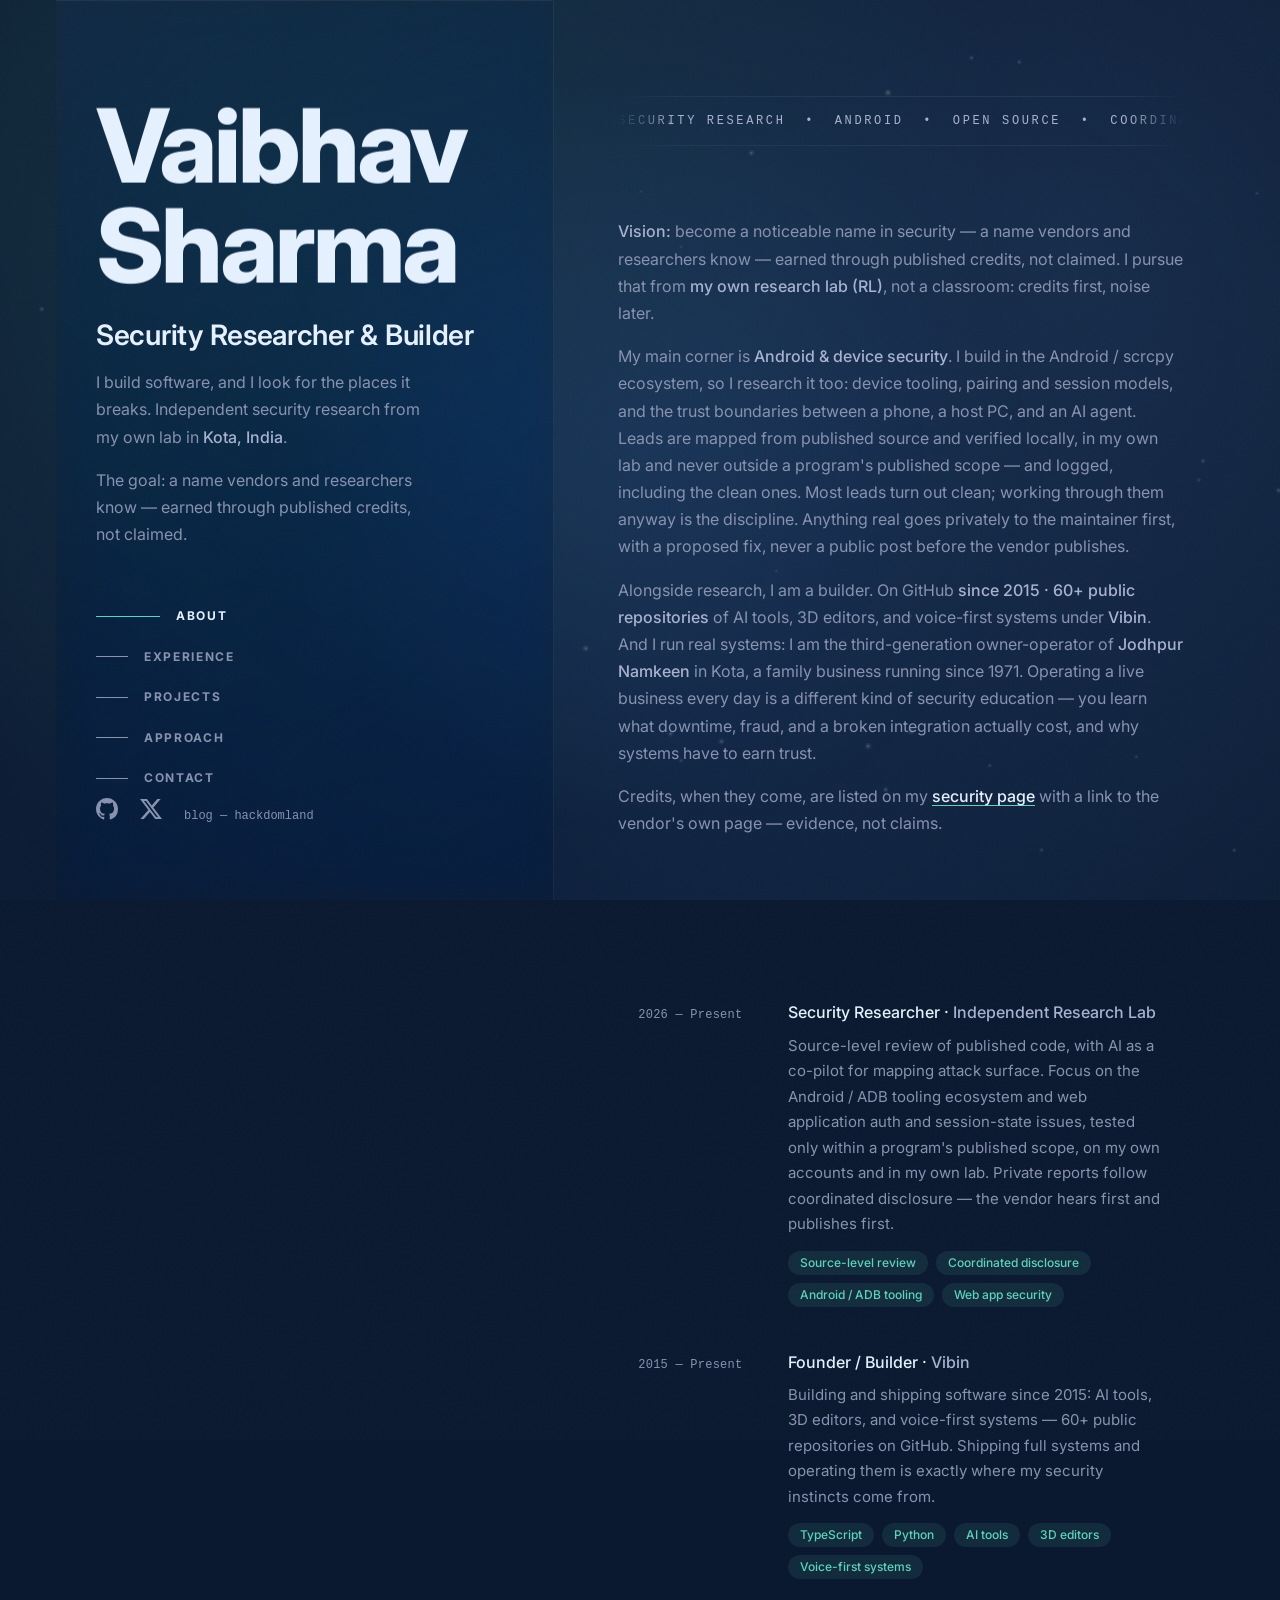
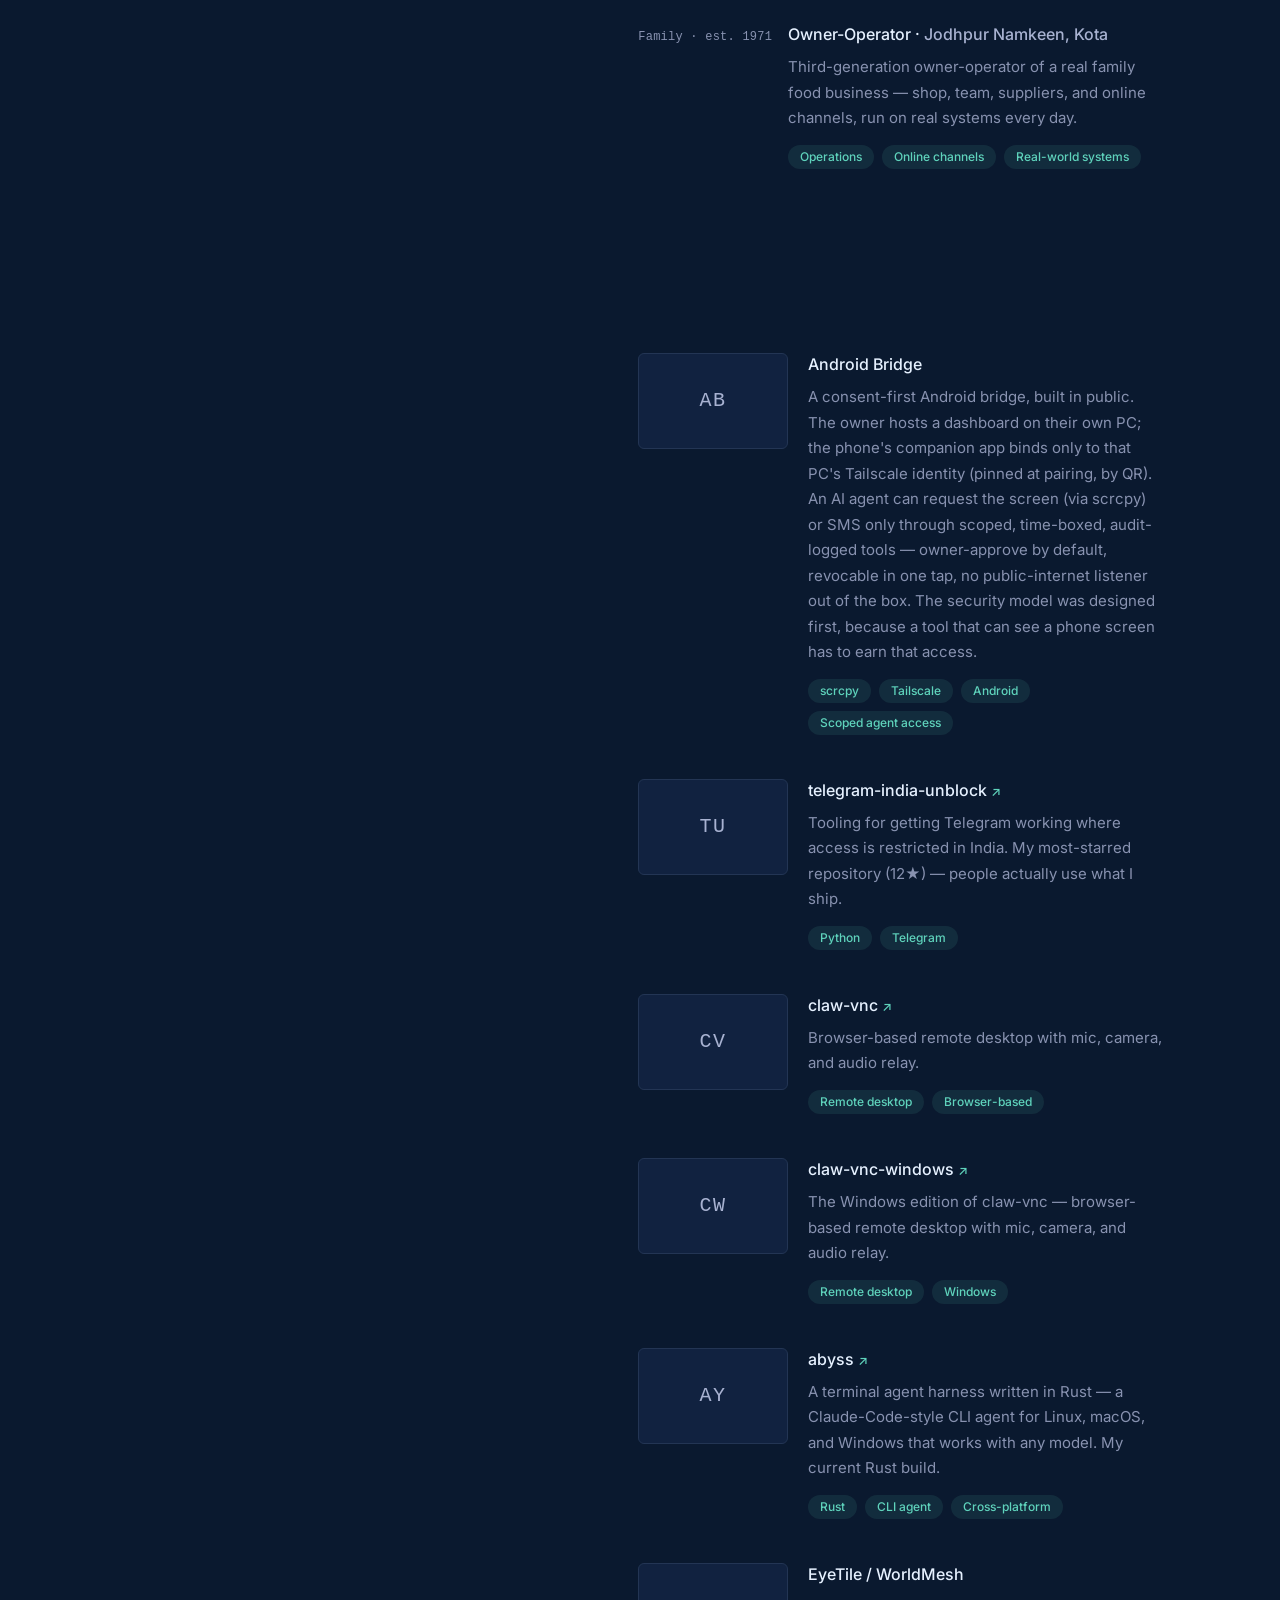
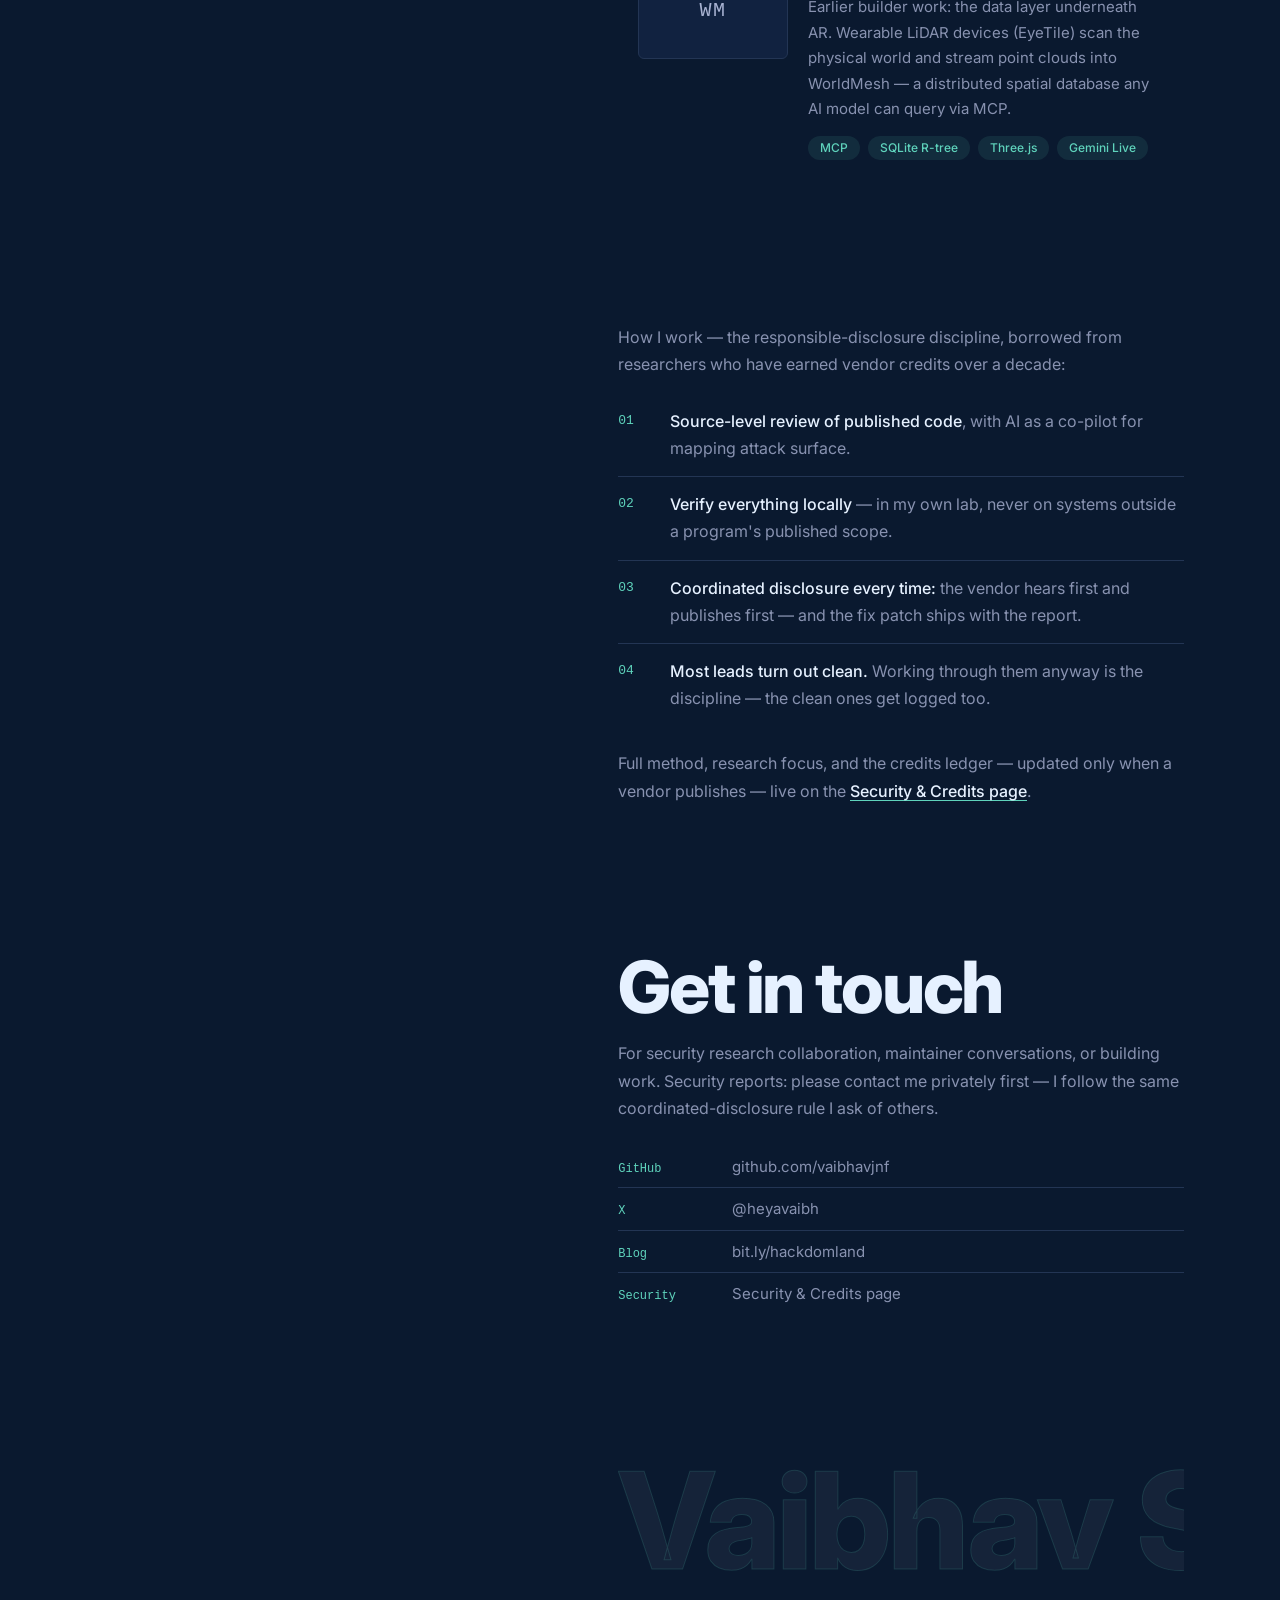
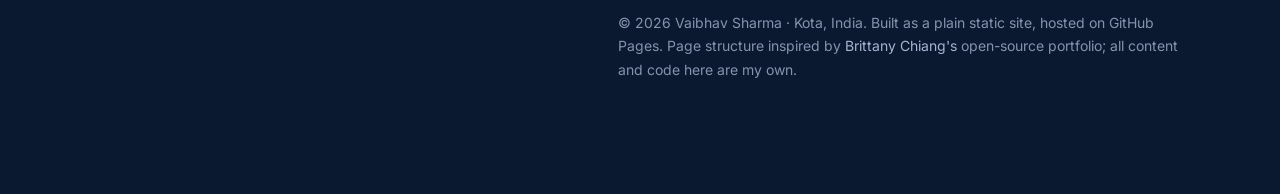
<file: index.html>
<!DOCTYPE html>
<html lang="en">
<head>
<meta charset="utf-8">
<meta name="viewport" content="width=device-width, initial-scale=1">
<title>Vaibhav Sharma — Security Researcher &amp; Builder, Kota, India</title>
<meta name="description" content="Vaibhav Sharma is an independent security researcher and builder from Kota, India. Own research lab, Android & device security, open-source security research, responsible disclosure.">
<link rel="preconnect" href="https://fonts.googleapis.com">
<link rel="preconnect" href="https://fonts.gstatic.com" crossorigin>
<link href="https://fonts.googleapis.com/css2?family=Inter:wght@400;500;600;700;800&display=swap" rel="stylesheet">
<link rel="stylesheet" href="style.css">
</head>
<body>

<!-- Preloader: decorative door. JS counts + lifts it; CSS failsafe hides it
     even if JS fails; display:none under reduced motion. -->
<div id="preloader" aria-hidden="true">
  <div class="pre-inner">
    <div class="pre-mono">VS</div>
    <p class="pre-name">Vaibhav Sharma</p>
    <p class="pre-count">0%</p>
    <div class="pre-bar"><span id="pre-bar-fill"></span></div>
  </div>
</div>

<canvas id="bg-canvas" aria-hidden="true"></canvas>
<div id="spotlight" aria-hidden="true"></div>
<div class="grain" aria-hidden="true"></div>
<div class="cursor-dot" aria-hidden="true"></div>
<div class="cursor-ring" aria-hidden="true"></div>

<div class="layout">

  <!-- ============ LEFT: identity column (sticky) ============ -->
  <header class="identity">
    <div>
      <h1><a href="index.html"><span class="line"><span class="line-in">Vaibhav</span></span> <span class="line"><span class="line-in">Sharma</span></span></a></h1>
      <p class="headline fade-item">Security Researcher &amp; Builder</p>
      <p class="blurb fade-item">I build software, and I look for the places it breaks.
      Independent security research from my own lab in <strong>Kota, India</strong>.</p>
      <p class="blurb fade-item">The goal: a name vendors and researchers know — earned
      through published credits, not claimed.</p>

      <nav class="spy-nav fade-item" aria-label="On this page">
        <ul>
          <li><a href="#about"><span class="nav-line"></span>About</a></li>
          <li><a href="#experience"><span class="nav-line"></span>Experience</a></li>
          <li><a href="#projects"><span class="nav-line"></span>Projects</a></li>
          <li><a href="#security"><span class="nav-line"></span>Approach</a></li>
          <li><a href="#contact"><span class="nav-line"></span>Contact</a></li>
        </ul>
      </nav>
    </div>

    <ul class="socials fade-item">
      <li>
        <a href="https://github.com/vaibhavjnf" aria-label="GitHub — vaibhavjnf" title="GitHub">
          <svg viewBox="0 0 16 16" aria-hidden="true"><path d="M8 0C3.58 0 0 3.58 0 8c0 3.54 2.29 6.53 5.47 7.59.4.07.55-.17.55-.38 0-.19-.01-.82-.01-1.49-2.01.37-2.53-.49-2.69-.94-.09-.23-.48-.94-.82-1.13-.28-.15-.68-.52-.01-.53.63-.01 1.08.58 1.23.82.72 1.21 1.87.87 2.33.66.07-.52.28-.87.51-1.07-1.78-.2-3.64-.89-3.64-3.95 0-.87.31-1.59.82-2.15-.08-.2-.36-1.02.08-2.12 0 0 .67-.21 2.2.82.64-.18 1.32-.27 2-.27s1.36.09 2 .27c1.53-1.04 2.2-.82 2.2-.82.44 1.1.16 1.92.08 2.12.51.56.82 1.27.82 2.15 0 3.07-1.87 3.75-3.65 3.95.29.25.54.73.54 1.48 0 1.07-.01 1.93-.01 2.2 0 .21.15.46.55.38A8.01 8.01 0 0 0 16 8c0-4.42-3.58-8-8-8Z"/></svg>
        </a>
      </li>
      <li>
        <a href="https://x.com/heyavaibh" aria-label="X — @heyavaibh" title="X">
          <svg viewBox="0 0 24 24" aria-hidden="true"><path d="M18.9 1.15h3.68l-8.04 9.19L24 22.85h-7.41l-5.8-7.58-6.64 7.58H.47l8.6-9.83L0 1.15h7.59l5.24 6.93 6.07-6.93Zm-1.29 19.5h2.04L6.49 3.24H4.3l13.31 17.41Z"/></svg>
        </a>
      </li>
      <li><a class="blog-link" href="https://bit.ly/hackdomland">blog — hackdomland</a></li>
    </ul>
  </header>

  <!-- ============ RIGHT: scrolling résumé ============ -->
  <main class="content">

    <div class="marquee" aria-hidden="true">
      <div class="marquee-track">
        <span>Security Research&nbsp;&nbsp;•&nbsp;&nbsp;Android&nbsp;&nbsp;•&nbsp;&nbsp;Open Source&nbsp;&nbsp;•&nbsp;&nbsp;Coordinated Disclosure&nbsp;&nbsp;•&nbsp;&nbsp;</span>
        <span>Security Research&nbsp;&nbsp;•&nbsp;&nbsp;Android&nbsp;&nbsp;•&nbsp;&nbsp;Open Source&nbsp;&nbsp;•&nbsp;&nbsp;Coordinated Disclosure&nbsp;&nbsp;•&nbsp;&nbsp;</span>
      </div>
    </div>

    <section id="about" aria-label="About" data-reveal>
      <h2 class="section-heading">About</h2>
      <p><strong>Vision:</strong> become a noticeable name in security — a name vendors and
      researchers know — earned through published credits, not claimed. I pursue that from
      <strong>my own research lab (RL)</strong>, not a classroom: credits first, noise later.</p>
      <p>My main corner is <strong>Android &amp; device security</strong>. I build in the
      Android / scrcpy ecosystem, so I research it too: device tooling, pairing and session
      models, and the trust boundaries between a phone, a host PC, and an AI agent. Leads are
      mapped from published source and verified locally, in my own lab and never outside a
      program's published scope — and logged, including the clean ones. Most leads turn out
      clean; working through them anyway is the discipline. Anything real goes privately to
      the maintainer first, with a proposed fix, never a public post before the vendor publishes.</p>
      <p>Alongside research, I am a builder. On GitHub <strong>since 2015 · 60+ public
      repositories</strong> of AI tools, 3D editors, and voice-first systems under
      <strong>Vibin</strong>. And I run real systems: I am the third-generation owner-operator
      of <strong>Jodhpur Namkeen</strong> in Kota, a family business running since 1971.
      Operating a live business every day is a different kind of security education — you
      learn what downtime, fraud, and a broken integration actually cost, and why systems
      have to earn trust.</p>
      <p>Credits, when they come, are listed on my
      <a class="inline-link" href="security.html">security page</a> with a link to the vendor's
      own page — evidence, not claims.</p>
    </section>

    <section id="experience" aria-label="Experience">
      <h2 class="section-heading">Experience</h2>
      <ol class="rows">

        <li class="entry" data-reveal>
          <div class="when">2026 — Present</div>
          <div>
            <h3>Security Researcher · <span class="org">Independent Research Lab</span></h3>
            <p>Source-level review of published code, with AI as a co-pilot for mapping attack
            surface. Focus on the Android / ADB tooling ecosystem and web application auth and
            session-state issues, tested only within a program's published scope, on my own
            accounts and in my own lab. Private reports follow coordinated disclosure — the
            vendor hears first and publishes first.</p>
            <ul class="tags">
              <li>Source-level review</li><li>Coordinated disclosure</li>
              <li>Android / ADB tooling</li><li>Web app security</li>
            </ul>
          </div>
        </li>

        <li class="entry" data-reveal>
          <div class="when">2015 — Present</div>
          <div>
            <h3>Founder / Builder · <span class="org">Vibin</span></h3>
            <p>Building and shipping software since 2015: AI tools, 3D editors, and voice-first
            systems — 60+ public repositories on GitHub. Shipping full systems and operating
            them is exactly where my security instincts come from.</p>
            <ul class="tags">
              <li>TypeScript</li><li>Python</li><li>AI tools</li>
              <li>3D editors</li><li>Voice-first systems</li>
            </ul>
          </div>
        </li>

        <li class="entry" data-reveal>
          <div class="when">Family · est. 1971</div>
          <div>
            <h3>Owner-Operator · <span class="org">Jodhpur Namkeen, Kota</span></h3>
            <p>Third-generation owner-operator of a real family food business — shop, team,
            suppliers, and online channels, run on real systems every day.</p>
            <ul class="tags">
              <li>Operations</li><li>Online channels</li><li>Real-world systems</li>
            </ul>
          </div>
        </li>

      </ol>
    </section>

    <section id="projects" aria-label="Projects">
      <h2 class="section-heading">Projects</h2>
      <ol class="rows">

        <li class="entry project" data-reveal>
          <div class="thumb" aria-hidden="true">AB</div>
          <div>
            <h3>Android Bridge</h3>
            <p>A consent-first Android bridge, built in public. The owner hosts a dashboard on
            their own PC; the phone's companion app binds only to that PC's Tailscale identity
            (pinned at pairing, by QR). An AI agent can request the screen (via scrcpy) or SMS
            only through scoped, time-boxed, audit-logged tools — owner-approve by default,
            revocable in one tap, no public-internet listener out of the box. The security model
            was designed first, because a tool that can see a phone screen has to earn that access.</p>
            <ul class="tags">
              <li>scrcpy</li><li>Tailscale</li><li>Android</li><li>Scoped agent access</li>
            </ul>
          </div>
        </li>

        <li class="entry project" data-reveal>
          <div class="thumb" aria-hidden="true">TU</div>
          <div>
            <h3><a href="https://github.com/vaibhavjnf/telegram-india-unblock">telegram-india-unblock <span class="ext">↗</span></a></h3>
            <p>Tooling for getting Telegram working where access is restricted in India.
            My most-starred repository (12★) — people actually use what I ship.</p>
            <ul class="tags">
              <li>Python</li><li>Telegram</li>
            </ul>
          </div>
        </li>

        <li class="entry project" data-reveal>
          <div class="thumb" aria-hidden="true">CV</div>
          <div>
            <h3><a href="https://github.com/vaibhavjnf/claw-vnc">claw-vnc <span class="ext">↗</span></a></h3>
            <p>Browser-based remote desktop with mic, camera, and audio relay.</p>
            <ul class="tags">
              <li>Remote desktop</li><li>Browser-based</li>
            </ul>
          </div>
        </li>

        <li class="entry project" data-reveal>
          <div class="thumb" aria-hidden="true">CW</div>
          <div>
            <h3><a href="https://github.com/vaibhavjnf/claw-vnc-windows">claw-vnc-windows <span class="ext">↗</span></a></h3>
            <p>The Windows edition of claw-vnc — browser-based remote desktop with mic,
            camera, and audio relay.</p>
            <ul class="tags">
              <li>Remote desktop</li><li>Windows</li>
            </ul>
          </div>
        </li>

        <li class="entry project" data-reveal>
          <div class="thumb" aria-hidden="true">AY</div>
          <div>
            <h3><a href="https://github.com/vaibhavjnf/abyss">abyss <span class="ext">↗</span></a></h3>
            <p>A terminal agent harness written in Rust — a Claude-Code-style CLI agent for
            Linux, macOS, and Windows that works with any model. My current Rust build.</p>
            <ul class="tags">
              <li>Rust</li><li>CLI agent</li><li>Cross-platform</li>
            </ul>
          </div>
        </li>

        <li class="entry project" data-reveal>
          <div class="thumb" aria-hidden="true">WM</div>
          <div>
            <h3>EyeTile / WorldMesh</h3>
            <p>Earlier builder work: the data layer underneath AR. Wearable LiDAR devices
            (EyeTile) scan the physical world and stream point clouds into WorldMesh — a
            distributed spatial database any AI model can query via MCP.</p>
            <ul class="tags">
              <li>MCP</li><li>SQLite R-tree</li><li>Three.js</li><li>Gemini Live</li>
            </ul>
          </div>
        </li>

      </ol>
    </section>

    <section id="security" aria-label="Approach" data-reveal>
      <h2 class="section-heading">Approach</h2>
      <p>How I work — the responsible-disclosure discipline, borrowed from researchers who
      have earned vendor credits over a decade:</p>
      <ol class="method">
        <li><strong>Source-level review of published code</strong>, with AI as a co-pilot for mapping attack surface.</li>
        <li><strong>Verify everything locally</strong> — in my own lab, never on systems outside a program's published scope.</li>
        <li><strong>Coordinated disclosure every time:</strong> the vendor hears first and publishes first — and the fix patch ships with the report.</li>
        <li><strong>Most leads turn out clean.</strong> Working through them anyway is the discipline — the clean ones get logged too.</li>
      </ol>
      <p style="margin-top:24px">Full method, research focus, and the credits ledger —
      updated only when a vendor publishes — live on the
      <a class="inline-link" href="security.html">Security &amp; Credits page</a>.</p>
    </section>

    <section id="contact" aria-label="Contact" data-reveal>
      <h2 class="section-heading">Contact</h2>
      <p class="contact-big">Get in touch</p>
      <p>For security research collaboration, maintainer conversations, or building work.
      Security reports: please contact me privately first — I follow the same
      coordinated-disclosure rule I ask of others.</p>
      <ul class="contact-links">
        <li><span class="k">GitHub</span> <a href="https://github.com/vaibhavjnf">github.com/vaibhavjnf</a></li>
        <li><span class="k">X</span> <a href="https://x.com/heyavaibh">@heyavaibh</a></li>
        <li><span class="k">Blog</span> <a href="https://bit.ly/hackdomland">bit.ly/hackdomland</a></li>
        <li><span class="k">Security</span> <a href="security.html">Security &amp; Credits page</a></li>
      </ul>
    </section>

    <footer class="site" data-reveal>
      <div class="watermark" aria-hidden="true">Vaibhav Sharma</div>
      <p>© 2026 Vaibhav Sharma · Kota, India. Built as a plain static site, hosted on GitHub Pages.
      Page structure inspired by <a href="https://brittanychiang.com">Brittany Chiang's</a>
      open-source portfolio; all content and code here are my own.</p>
    </footer>

  </main>
</div>

<script src="script.js"></script>
</body>
</html>
</file>
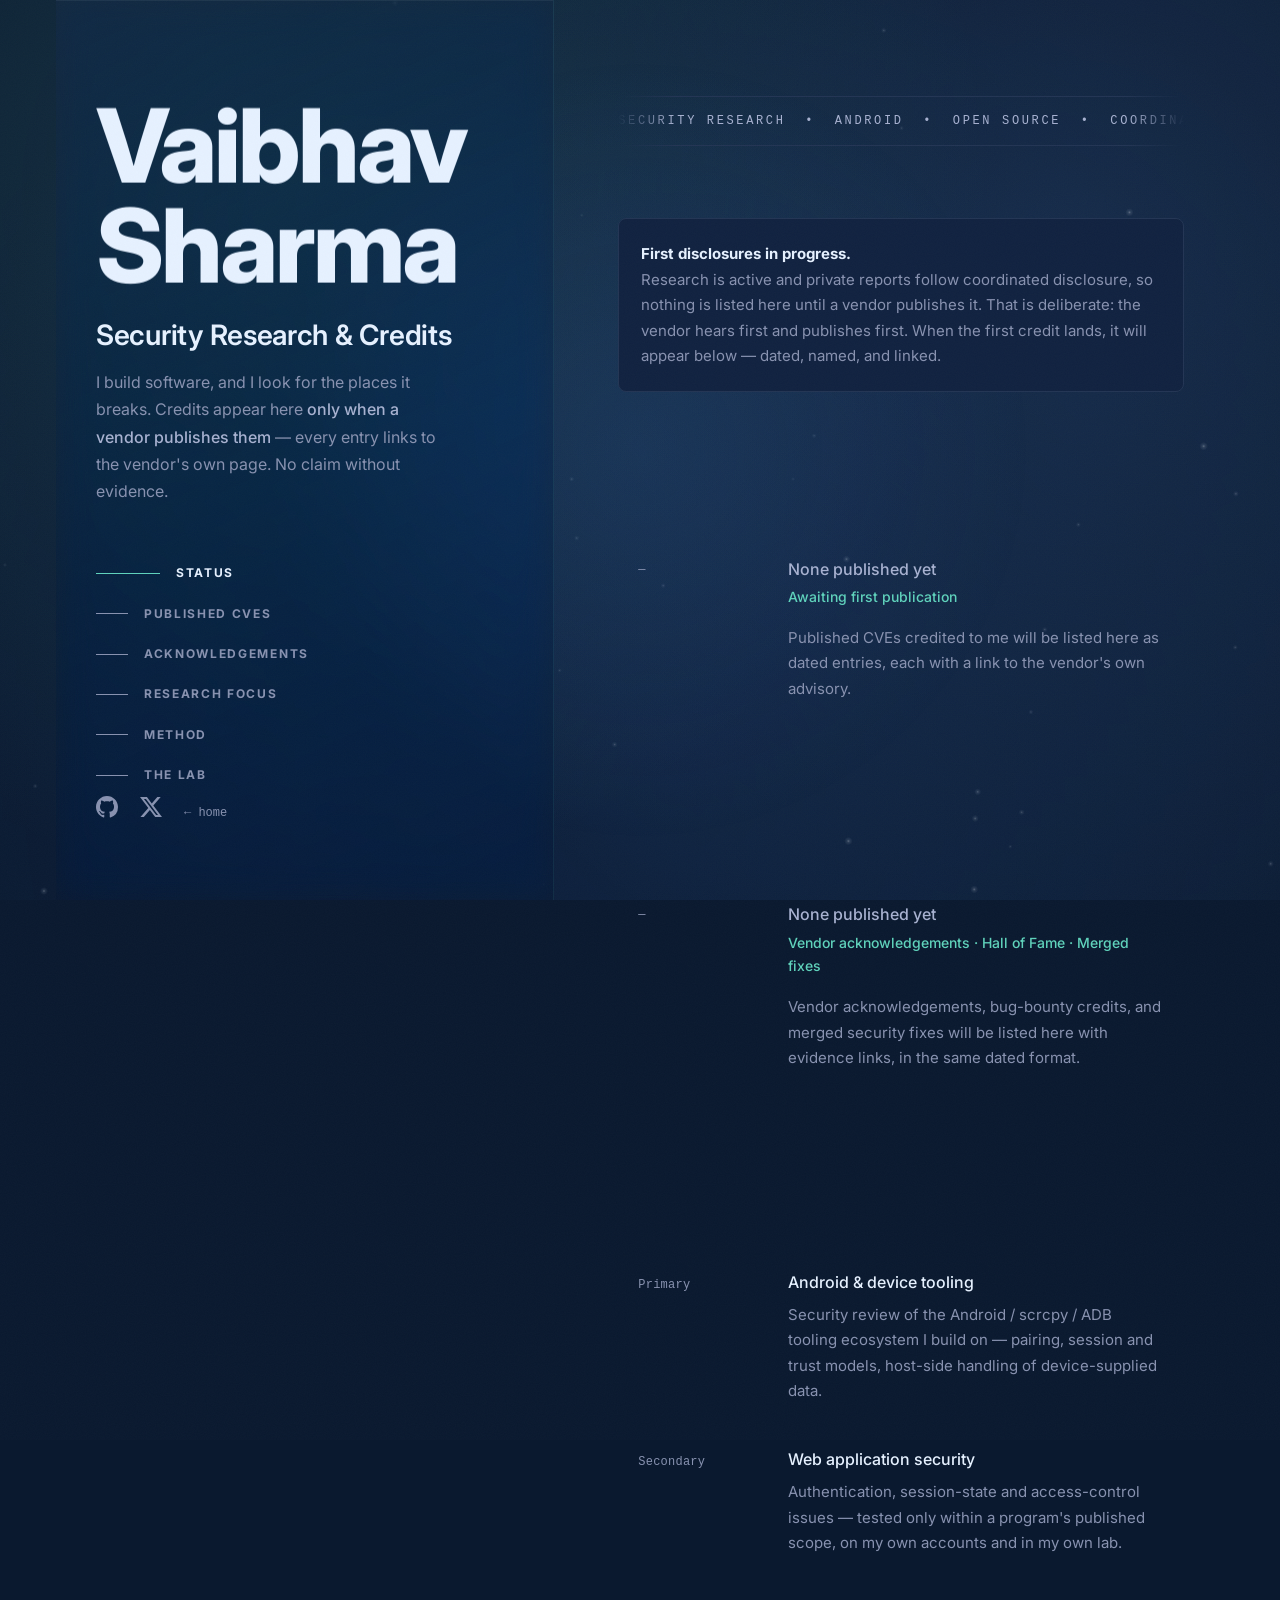
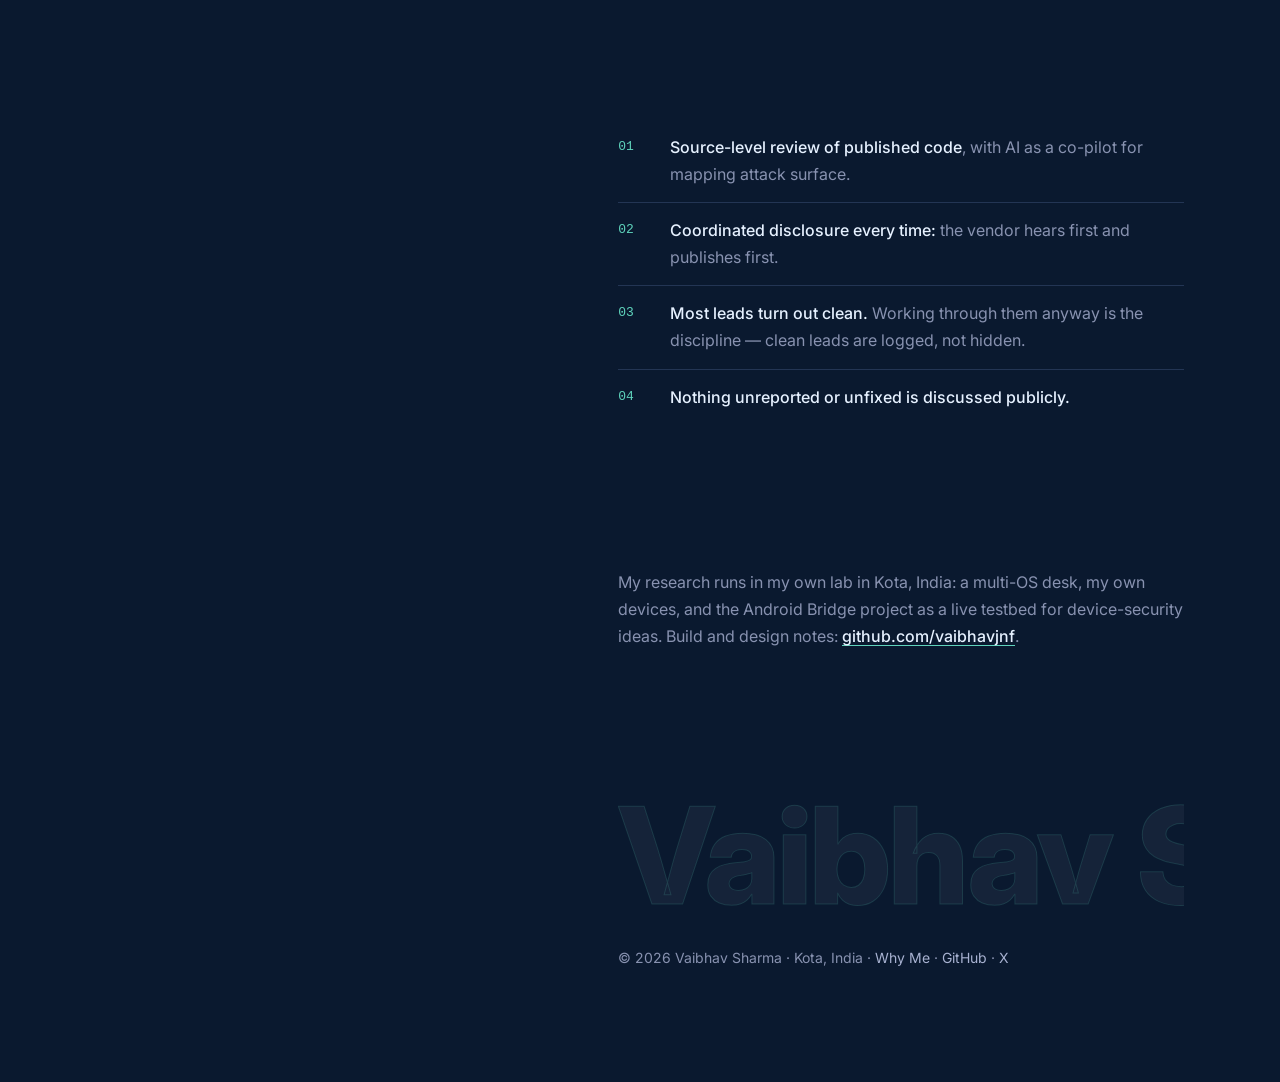
<file: security.html>
<!DOCTYPE html>
<html lang="en">
<head>
<meta charset="utf-8">
<meta name="viewport" content="width=device-width, initial-scale=1">
<title>Security Research &amp; Credits — Vaibhav Sharma</title>
<meta name="description" content="Vaibhav Sharma's security research page: method, and vendor-published credits with evidence links. Credits are listed only when a vendor publishes them.">
<link rel="preconnect" href="https://fonts.googleapis.com">
<link rel="preconnect" href="https://fonts.gstatic.com" crossorigin>
<link href="https://fonts.googleapis.com/css2?family=Inter:wght@400;500;600;700;800&display=swap" rel="stylesheet">
<link rel="stylesheet" href="style.css">
</head>
<body>

<!-- Preloader: decorative door. JS counts + lifts it; CSS failsafe hides it
     even if JS fails; display:none under reduced motion. -->
<div id="preloader" aria-hidden="true">
  <div class="pre-inner">
    <div class="pre-mono">VS</div>
    <p class="pre-name">Vaibhav Sharma</p>
    <p class="pre-count">0%</p>
    <div class="pre-bar"><span id="pre-bar-fill"></span></div>
  </div>
</div>

<canvas id="bg-canvas" aria-hidden="true"></canvas>
<div id="spotlight" aria-hidden="true"></div>
<div class="grain" aria-hidden="true"></div>
<div class="cursor-dot" aria-hidden="true"></div>
<div class="cursor-ring" aria-hidden="true"></div>

<div class="layout">

  <!-- ============ LEFT: identity column (sticky) ============ -->
  <header class="identity">
    <div>
      <h1><a href="index.html"><span class="line"><span class="line-in">Vaibhav</span></span> <span class="line"><span class="line-in">Sharma</span></span></a></h1>
      <p class="headline fade-item">Security Research &amp; Credits</p>
      <p class="blurb fade-item">I build software, and I look for the places it breaks.
      Credits appear here <strong>only when a vendor publishes them</strong> — every entry
      links to the vendor's own page. No claim without evidence.</p>

      <nav class="spy-nav fade-item" aria-label="On this page">
        <ul>
          <li><a href="#status"><span class="nav-line"></span>Status</a></li>
          <li><a href="#cves"><span class="nav-line"></span>Published CVEs</a></li>
          <li><a href="#acks"><span class="nav-line"></span>Acknowledgements</a></li>
          <li><a href="#focus"><span class="nav-line"></span>Research focus</a></li>
          <li><a href="#method"><span class="nav-line"></span>Method</a></li>
          <li><a href="#lab"><span class="nav-line"></span>The lab</a></li>
        </ul>
      </nav>
    </div>

    <ul class="socials fade-item">
      <li>
        <a href="https://github.com/vaibhavjnf" aria-label="GitHub — vaibhavjnf" title="GitHub">
          <svg viewBox="0 0 16 16" aria-hidden="true"><path d="M8 0C3.58 0 0 3.58 0 8c0 3.54 2.29 6.53 5.47 7.59.4.07.55-.17.55-.38 0-.19-.01-.82-.01-1.49-2.01.37-2.53-.49-2.69-.94-.09-.23-.48-.94-.82-1.13-.28-.15-.68-.52-.01-.53.63-.01 1.08.58 1.23.82.72 1.21 1.87.87 2.33.66.07-.52.28-.87.51-1.07-1.78-.2-3.64-.89-3.64-3.95 0-.87.31-1.59.82-2.15-.08-.2-.36-1.02.08-2.12 0 0 .67-.21 2.2.82.64-.18 1.32-.27 2-.27s1.36.09 2 .27c1.53-1.04 2.2-.82 2.2-.82.44 1.1.16 1.92.08 2.12.51.56.82 1.27.82 2.15 0 3.07-1.87 3.75-3.65 3.95.29.25.54.73.54 1.48 0 1.07-.01 1.93-.01 2.2 0 .21.15.46.55.38A8.01 8.01 0 0 0 16 8c0-4.42-3.58-8-8-8Z"/></svg>
        </a>
      </li>
      <li>
        <a href="https://x.com/heyavaibh" aria-label="X — @heyavaibh" title="X">
          <svg viewBox="0 0 24 24" aria-hidden="true"><path d="M18.9 1.15h3.68l-8.04 9.19L24 22.85h-7.41l-5.8-7.58-6.64 7.58H.47l8.6-9.83L0 1.15h7.59l5.24 6.93 6.07-6.93Zm-1.29 19.5h2.04L6.49 3.24H4.3l13.31 17.41Z"/></svg>
        </a>
      </li>
      <li><a class="blog-link" href="index.html">← home</a></li>
    </ul>
  </header>

  <!-- ============ RIGHT: credits ledger ============ -->
  <main class="content">

    <div class="marquee" aria-hidden="true">
      <div class="marquee-track">
        <span>Security Research&nbsp;&nbsp;•&nbsp;&nbsp;Android&nbsp;&nbsp;•&nbsp;&nbsp;Open Source&nbsp;&nbsp;•&nbsp;&nbsp;Coordinated Disclosure&nbsp;&nbsp;•&nbsp;&nbsp;</span>
        <span>Security Research&nbsp;&nbsp;•&nbsp;&nbsp;Android&nbsp;&nbsp;•&nbsp;&nbsp;Open Source&nbsp;&nbsp;•&nbsp;&nbsp;Coordinated Disclosure&nbsp;&nbsp;•&nbsp;&nbsp;</span>
      </div>
    </div>

    <section id="status" aria-label="Status" data-reveal>
      <h2 class="section-heading">Status</h2>
      <div class="status-note">
        <strong>First disclosures in progress.</strong><br>
        Research is active and private reports follow coordinated disclosure, so nothing is
        listed here until a vendor publishes it. That is deliberate: the vendor hears first
        and publishes first. When the first credit lands, it will appear below — dated,
        named, and linked.
      </div>
    </section>

    <section id="cves" aria-label="Published CVEs">
      <h2 class="section-heading">Published CVEs</h2>
      <!-- Publications-style entries (Academic Pages model). When a vendor publishes a
           credit, add an entry in this shape, newest first, grouped under its year:
      <article class="pub">
        <div class="pub-year">YYYY</div>
        <div>
          <h3>CVE-YYYY-NNNNN — Short title of the issue</h3>
          <p class="venue">Vendor / Product · Advisory type</p>
          <p>One- or two-line summary of impact and fix, in the vendor's terms.</p>
          <p class="links"><a href="VENDOR-URL">Vendor advisory</a></p>
        </div>
      </article>
      Keep a screenshot of the vendor credit line locally — vendor pages get taken down. -->
      <article class="pub empty" data-reveal>
        <div class="pub-year">—</div>
        <div>
          <h3>None published yet</h3>
          <p class="venue">Awaiting first publication</p>
          <p>Published CVEs credited to me will be listed here as dated entries, each with a
          link to the vendor's own advisory.</p>
        </div>
      </article>
    </section>

    <section id="acks" aria-label="Acknowledgements and Hall of Fame">
      <h2 class="section-heading">Acknowledgements</h2>
      <!-- Same entry shape as Published CVEs. Types: vendor acknowledgement,
           Hall of Fame listing, bug-bounty credit, merged security fix (GHSA). -->
      <article class="pub empty" data-reveal>
        <div class="pub-year">—</div>
        <div>
          <h3>None published yet</h3>
          <p class="venue">Vendor acknowledgements · Hall of Fame · Merged fixes</p>
          <p>Vendor acknowledgements, bug-bounty credits, and merged security fixes will be
          listed here with evidence links, in the same dated format.</p>
        </div>
      </article>
    </section>

    <section id="focus" aria-label="Research focus">
      <h2 class="section-heading">Research focus</h2>
      <ol class="rows">
        <li class="entry" data-reveal>
          <div class="when">Primary</div>
          <div>
            <h3>Android &amp; device tooling</h3>
            <p>Security review of the Android / scrcpy / ADB tooling ecosystem I build on —
            pairing, session and trust models, host-side handling of device-supplied data.</p>
          </div>
        </li>
        <li class="entry" data-reveal>
          <div class="when">Secondary</div>
          <div>
            <h3>Web application security</h3>
            <p>Authentication, session-state and access-control issues — tested only within a
            program's published scope, on my own accounts and in my own lab.</p>
          </div>
        </li>
      </ol>
    </section>

    <section id="method" aria-label="Method" data-reveal>
      <h2 class="section-heading">Method</h2>
      <ol class="method">
        <li><strong>Source-level review of published code</strong>, with AI as a co-pilot for mapping attack surface.</li>
        <li><strong>Coordinated disclosure every time:</strong> the vendor hears first and publishes first.</li>
        <li><strong>Most leads turn out clean.</strong> Working through them anyway is the discipline — clean leads are logged, not hidden.</li>
        <li><strong>Nothing unreported or unfixed is discussed publicly.</strong></li>
      </ol>
    </section>

    <section id="lab" aria-label="The lab" data-reveal>
      <h2 class="section-heading">The lab</h2>
      <p>My research runs in my own lab in Kota, India: a multi-OS desk, my own devices,
      and the Android Bridge project as a live testbed for device-security ideas.
      Build and design notes: <a class="inline-link" href="https://github.com/vaibhavjnf">github.com/vaibhavjnf</a>.</p>
    </section>

    <footer class="site" data-reveal>
      <div class="watermark" aria-hidden="true">Vaibhav Sharma</div>
      <p>© 2026 Vaibhav Sharma · Kota, India ·
      <a href="index.html">Why Me</a> · <a href="https://github.com/vaibhavjnf">GitHub</a> ·
      <a href="https://x.com/heyavaibh">X</a></p>
    </footer>

  </main>
</div>

<script src="script.js"></script>
</body>
</html>
</file>
<file: style.css>
/* Vaibhav Sharma — vaibhavjnf.github.io
   v3: Brittany-skeleton résumé (v2) + an "Igloo layer" — arctic canvas scene,
   ice-glass identity column, oversized type, choreographed reveals.
   Original code. No build step. No external assets beyond Google Fonts. */

:root{
  --bg:#0a192f;
  --bg-deep:#081426;
  --surface:#112240;
  --line:#233554;
  --text:#e6f1ff;
  --body:#a8b2d1;
  --muted:#8892b0;
  --accent:#5fd3bc;
  --accent-dim:rgba(95,211,188,.10);
  --glow:rgba(45,90,160,.18);
  --mono:ui-monospace,"SF Mono",SFMono-Regular,Menlo,Consolas,"Liberation Mono",monospace;
  --sans:"Inter",-apple-system,BlinkMacSystemFont,"Segoe UI",Roboto,Helvetica,Arial,sans-serif;
  --ease-out:cubic-bezier(.22,1,.36,1);
}
*{box-sizing:border-box;margin:0;padding:0}
html{scroll-behavior:smooth;scrollbar-color:var(--line) var(--bg)}
body{
  background:var(--bg);color:var(--muted);
  font-family:var(--sans);font-size:16px;line-height:1.7;
  -webkit-font-smoothing:antialiased;
  overflow-x:hidden;
}
::selection{background:rgba(95,211,188,.28);color:var(--text)}
::-webkit-scrollbar{width:10px}
::-webkit-scrollbar-track{background:var(--bg)}
::-webkit-scrollbar-thumb{background:var(--line);border-radius:8px;border:2px solid var(--bg)}
::-webkit-scrollbar-thumb:hover{background:#2e4a73}
a{color:inherit;text-decoration:none}
a:hover{color:var(--accent)}
:focus-visible{outline:2px solid var(--accent);outline-offset:3px;border-radius:2px}

/* ---------- atmosphere layers (canvas scene, spotlight, grain) ---------- */
#bg-canvas{position:fixed;inset:0;z-index:0;width:100%;height:100%;pointer-events:none}
#spotlight{
  position:fixed;inset:0;z-index:1;pointer-events:none;
  background:radial-gradient(600px circle at var(--mx,50%) var(--my,50%),var(--glow),transparent 65%);
}
.grain{
  position:fixed;inset:-60%;width:220%;height:220%;z-index:90;pointer-events:none;opacity:.05;
  background-image:url("data:image/svg+xml,%3Csvg xmlns='http://www.w3.org/2000/svg' width='300' height='300'%3E%3Cfilter id='n'%3E%3CfeTurbulence type='fractalNoise' baseFrequency='0.9' numOctaves='2' stitchTiles='stitch'/%3E%3C/filter%3E%3Crect width='100%25' height='100%25' filter='url(%23n)' opacity='0.55'/%3E%3C/svg%3E");
  animation:grain 9s steps(10) infinite;
}
@keyframes grain{
  0%,100%{transform:translate(0,0)} 10%{transform:translate(-4%,-6%)}
  20%{transform:translate(-8%,3%)} 30%{transform:translate(5%,-8%)}
  40%{transform:translate(-3%,8%)} 50%{transform:translate(-8%,-3%)}
  60%{transform:translate(6%,4%)} 70%{transform:translate(3%,-5%)}
  80%{transform:translate(-6%,6%)} 90%{transform:translate(7%,2%)}
}

/* ---------- custom cursor (JS adds .has-cursor, pointer:fine only) ---------- */
.cursor-dot,.cursor-ring{position:fixed;top:0;left:0;z-index:200;pointer-events:none;border-radius:50%;display:none}
.cursor-dot{width:6px;height:6px;background:var(--accent)}
.cursor-ring{
  width:36px;height:36px;border:1px solid rgba(95,211,188,.55);
  transition:width .25s ease,height .25s ease,border-color .25s ease,background-color .25s ease;
}
.cursor-ring.is-active{width:58px;height:58px;background:rgba(95,211,188,.08);border-color:rgba(95,211,188,.9)}
body.has-cursor.cursor-on .cursor-dot,body.has-cursor.cursor-on .cursor-ring{display:block}
body.has-cursor,body.has-cursor a,body.has-cursor button{cursor:none}

/* ---------- preloader ---------- */
#preloader{
  position:fixed;inset:0;z-index:120;background:var(--bg-deep);
  display:flex;align-items:center;justify-content:center;
  transition:transform .85s cubic-bezier(.76,0,.24,1);
  animation:pre-failsafe .5s ease 2.4s forwards;
}
#preloader.done{transform:translateY(-101%)}
#preloader.gone{display:none}
@keyframes pre-failsafe{to{opacity:0;visibility:hidden}}
.pre-inner{text-align:center;transition:opacity .3s ease}
#preloader.done .pre-inner{opacity:0}
.pre-mono{
  width:72px;height:72px;margin:0 auto 22px;
  display:flex;align-items:center;justify-content:center;
  border:1px solid var(--line);border-radius:10px;
  font-family:var(--mono);font-size:22px;letter-spacing:.12em;color:var(--accent);
  background:rgba(95,211,188,.05);
}
.pre-name{font-size:13px;font-weight:600;letter-spacing:.28em;text-transform:uppercase;color:var(--body)}
.pre-count{
  margin-top:14px;font-size:clamp(2.6rem,6vw,4rem);font-weight:800;letter-spacing:-.02em;
  line-height:1;color:var(--text);font-variant-numeric:tabular-nums;
}
.pre-bar{width:180px;height:1px;background:var(--line);margin:22px auto 0}
.pre-bar span{display:block;height:100%;width:0;background:var(--accent)}

/* ---------- shell ---------- */
.layout{
  position:relative;z-index:2;
  max-width:1600px;margin:0 auto;padding:0 96px;
  display:flex;justify-content:space-between;gap:4rem;
}

/* ---------- left column: a pane of ice over the scene ---------- */
.identity{
  position:sticky;top:0;height:100vh;max-height:100vh;width:48%;
  display:flex;flex-direction:column;justify-content:space-between;
  padding:96px 40px 96px 40px;margin-left:-40px;
  background:linear-gradient(155deg,rgba(23,42,69,.58),rgba(10,25,47,.28) 55%,rgba(10,25,47,.45));
  -webkit-backdrop-filter:blur(16px) saturate(150%);
  backdrop-filter:blur(16px) saturate(150%);
  border-right:1px solid rgba(95,211,188,.09);
  box-shadow:inset 0 1px 0 rgba(230,241,255,.06);
}
.identity h1{
  font-size:clamp(3.25rem,8vw,7.25rem);line-height:.98;letter-spacing:-.03em;
  color:var(--text);font-weight:800;
}
.identity h1 a:hover{color:var(--text)}
.identity h1 .line{display:block;overflow:hidden;padding-bottom:.08em;margin-bottom:-.08em}
.identity h1 .line-in{display:inline-block;will-change:transform}
.identity .headline{
  font-size:clamp(1.3rem,2.2vw,1.9rem);font-weight:600;color:var(--text);
  margin-top:20px;letter-spacing:-.01em;line-height:1.3;
}
.identity .blurb{margin-top:16px;max-width:340px;color:var(--muted)}
.identity .blurb strong{color:var(--body);font-weight:500}

/* hero entrance: name lines rise once the curtain lifts (body.loaded);
   a late failsafe animation guarantees visibility if JS dies mid-flight */
@media (prefers-reduced-motion: no-preference){
  .identity h1 .line-in{transform:translateY(112%);transition:transform 1.05s var(--ease-out)}
  body.loaded .identity h1 .line:nth-child(2) .line-in{transition-delay:.13s}
  body.loaded .identity h1 .line-in{transform:none}
  .identity h1 .line-in{animation:line-failsafe .01s linear 3s forwards}
  @keyframes line-failsafe{to{transform:none}}
  .fade-item{opacity:0;transform:translateY(16px);transition:opacity .8s ease,transform .8s var(--ease-out)}
  .fade-item{animation:fade-failsafe .01s linear 3s forwards}
  @keyframes fade-failsafe{to{opacity:1;transform:none}}
  body.loaded .fade-item{opacity:1;transform:none}
  body.loaded .headline{transition-delay:.45s}
  body.loaded .blurb{transition-delay:.55s}
  body.loaded .spy-nav{transition-delay:.65s}
  body.loaded .socials{transition-delay:.75s}
}

/* scroll-spy nav */
.spy-nav{margin-top:48px}
.spy-nav ul{list-style:none}
.spy-nav a{
  display:flex;align-items:center;gap:16px;padding:10px 0;
  font-size:12px;font-weight:700;letter-spacing:.14em;text-transform:uppercase;color:var(--muted);
}
.spy-nav .nav-line{display:block;width:32px;height:1px;background:var(--muted);transition:width .25s ease,background .25s ease}
.spy-nav a:hover,.spy-nav a.active{color:var(--text)}
.spy-nav a:hover .nav-line,.spy-nav a.active .nav-line{width:64px;background:var(--accent)}
.spy-nav .nav-num{font-family:var(--mono);font-size:11px;letter-spacing:0;color:var(--accent);display:none}

/* socials pinned to bottom of left column */
.socials{list-style:none;display:flex;gap:22px;align-items:center}
.socials a{color:var(--muted);display:inline-flex}
.socials a:hover{color:var(--accent)}
.socials svg{width:22px;height:22px;fill:currentColor}
.socials .blog-link{font-family:var(--mono);font-size:12px}

/* ---------- right column ---------- */
.content{width:52%;padding:96px 0}
section{margin-bottom:144px;scroll-margin-top:96px}
section:last-child{margin-bottom:0}

/* mobile-only sticky section heading (hidden on desktop) */
.section-heading{
  display:none;
  font-size:14px;font-weight:700;letter-spacing:.14em;text-transform:uppercase;color:var(--text);
}

.content p{margin-bottom:16px}
.content p strong,.content li strong{color:var(--body);font-weight:500}
.inline-link{color:var(--text);font-weight:500;box-shadow:inset 0 -1px 0 var(--accent);transition:color .2s}
.inline-link:hover{color:var(--accent)}

/* ---------- marquee strip ---------- */
.marquee{
  overflow:hidden;padding:14px 0;margin-bottom:72px;
  border-top:1px solid var(--line);border-bottom:1px solid var(--line);
  -webkit-mask-image:linear-gradient(90deg,transparent,#000 10%,#000 90%,transparent);
  mask-image:linear-gradient(90deg,transparent,#000 10%,#000 90%,transparent);
}
.marquee-track{display:flex;width:max-content;animation:marquee 30s linear infinite}
.marquee:hover .marquee-track{animation-play-state:paused}
.marquee-track span{
  font-family:var(--mono);font-size:12px;letter-spacing:.22em;text-transform:uppercase;
  color:var(--body);white-space:nowrap;
}
@keyframes marquee{to{transform:translateX(-50%)}}

/* ---------- scroll reveals (hidden state only when JS + motion allow) ---------- */
@media (prefers-reduced-motion: no-preference){
  html.js-motion [data-reveal]{
    opacity:0;transform:translateY(26px);
    transition:opacity .8s ease,transform .8s var(--ease-out),background .25s ease,box-shadow .25s ease;
  }
  html.js-motion [data-reveal].in{opacity:1;transform:none}
}

/* ---------- résumé rows (experience / projects / credits) ---------- */
.rows{list-style:none}
.entry{
  display:grid;grid-template-columns:130px 1fr;gap:1.25rem;
  padding:20px;border-radius:8px;
  transition:background .25s ease,box-shadow .25s ease,transform .25s ease;
}
.entry + .entry{margin-top:4px}
.entry .when{
  font-family:var(--mono);font-size:12px;letter-spacing:.02em;color:var(--muted);
  padding-top:4px;white-space:nowrap;
}
.entry h3{font-size:16px;font-weight:500;color:var(--text);line-height:1.45}
.entry h3 a:hover{color:var(--accent)}
.entry h3 .ext{
  color:var(--accent);font-size:13px;display:inline-block;
  transition:transform .25s var(--ease-out);
}
.entry .org{color:var(--body)}
.entry p{font-size:15px;margin:8px 0 0}
.entry p:last-of-type{margin-bottom:0}
.sub-links{font-size:14px;margin-top:10px}
.sub-links a{color:var(--body);font-weight:500;margin-right:18px}
.sub-links a:hover{color:var(--accent)}

.tags{list-style:none;display:flex;flex-wrap:wrap;gap:8px;margin-top:14px}
.tags li{
  font-size:12px;font-weight:500;line-height:1;
  color:var(--accent);background:var(--accent-dim);
  padding:6px 12px;border-radius:999px;
}

/* project rows get a CSS-only thumbnail tile (no external images) */
.entry.project{grid-template-columns:150px 1fr;perspective:600px}
.thumb{
  height:96px;border:1px solid var(--line);border-radius:6px;background:var(--surface);
  display:flex;align-items:center;justify-content:center;
  font-family:var(--mono);font-size:20px;letter-spacing:.08em;color:var(--body);
  transition:border-color .25s ease,color .25s ease,transform .35s var(--ease-out);
  transform-style:preserve-3d;will-change:transform;
}

/* desktop: siblings dim while one row is hovered (résumé-reading effect) */
@media (hover:hover) and (min-width:1081px){
  .rows:hover .entry{opacity:.55}
  .rows:hover .entry:hover{
    opacity:1;transform:translateY(-2px);
    background:linear-gradient(120deg,rgba(95,211,188,.07),rgba(148,163,184,.05));
    box-shadow:inset 0 1px 0 rgba(230,241,255,.09),0 12px 32px -18px rgba(2,8,20,.7);
  }
  .rows:hover .entry:hover h3,.entry:hover h3{color:var(--accent)}
  .entry:hover .thumb{border-color:var(--accent);color:var(--accent)}
  .entry:hover h3 .ext{transform:translate(3px,-3px)}
}

/* ---------- security / method ---------- */
.method{list-style:none;counter-reset:rule}
.method li{
  counter-increment:rule;position:relative;
  padding:14px 0 14px 52px;border-bottom:1px solid var(--line);
}
.method li:last-child{border-bottom:none}
.method li::before{
  content:counter(rule,decimal-leading-zero);
  position:absolute;left:0;top:16px;
  font-family:var(--mono);font-size:13px;color:var(--accent);
}
.method li strong{color:var(--text);font-weight:500}

.status-note{
  border:1px solid var(--line);border-radius:8px;background:var(--surface);
  padding:22px;font-size:15px;
}
.status-note strong{color:var(--text)}

/* publications-style credit entries (Academic Pages model) */
.pub{display:grid;grid-template-columns:130px 1fr;gap:1.25rem;padding:20px;border-radius:8px}
.pub .pub-year{font-family:var(--mono);font-size:12px;color:var(--muted);padding-top:4px}
.pub h3{font-size:16px;font-weight:500;color:var(--text)}
.pub .venue{color:var(--accent);font-size:14px;font-weight:500;margin-top:2px}
.pub p{font-size:15px;margin-top:6px}
.pub .links{font-size:14px;margin-top:8px}
.pub .links a{color:var(--body);font-weight:500;margin-right:18px}
.pub .links a:hover{color:var(--accent)}
.pub.empty h3{color:var(--body)}

/* ---------- contact / footer ---------- */
.contact-big{
  font-size:clamp(2.75rem,6vw,4.5rem);font-weight:800;color:var(--text);
  letter-spacing:-.03em;line-height:1.05;margin-bottom:20px;
}
.contact-links{list-style:none;margin-top:24px}
.contact-links li{padding:8px 0;border-bottom:1px solid var(--line);font-size:15px}
.contact-links li:last-child{border-bottom:none}
.contact-links .k{font-family:var(--mono);font-size:12px;color:var(--accent);display:inline-block;width:110px}
footer.site{margin-top:120px;font-size:14px;color:var(--muted);overflow:hidden}
.watermark{
  font-size:clamp(4rem,10.5vw,10rem);font-weight:800;letter-spacing:-.02em;line-height:.92;
  white-space:nowrap;user-select:none;margin-bottom:28px;
  color:rgba(230,241,255,.05);
  -webkit-text-stroke:1px rgba(95,211,188,.16);
}
footer.site a{color:var(--body)}
footer.site a:hover{color:var(--accent)}

/* ---------- responsive ---------- */
@media (max-width:1240px){
  .layout{padding:0 48px}
}
@media (max-width:1080px){
  .layout{flex-direction:column;padding:0 48px;gap:0}
  .identity{
    position:static;height:auto;max-height:none;width:100%;
    padding:80px 32px 40px;margin-left:0;
    border-right:none;border-bottom:1px solid rgba(95,211,188,.09);
    -webkit-backdrop-filter:blur(10px) saturate(140%);
    backdrop-filter:blur(10px) saturate(140%);
  }
  .identity .blurb{max-width:560px}
  .spy-nav{display:none}
  .socials{margin-top:32px}
  .content{width:100%;padding:64px 0 80px}
  section{margin-bottom:96px;scroll-margin-top:24px}
  .marquee{margin-bottom:56px}
  .section-heading{
    display:block;position:sticky;top:0;z-index:5;
    margin:0 -48px 24px;padding:16px 48px;
    background:rgba(10,25,47,.78);backdrop-filter:blur(10px);
  }
}
@media (max-width:640px){
  .layout{padding:0 24px}
  .identity{padding:56px 20px 32px}
  .identity h1{font-size:clamp(3rem,15.5vw,4.2rem)}
  .identity .headline{font-size:19px}
  .section-heading{margin:0 -24px 20px;padding:14px 24px}
  .entry,.entry.project,.pub{grid-template-columns:1fr;gap:.5rem}
  .entry .when,.pub .pub-year{padding-top:0}
  .thumb{height:72px;max-width:200px}
  .contact-big{font-size:2.6rem}
  .contact-links .k{display:block;width:auto;margin-bottom:2px}
  .grain{opacity:.035}
}
@media (prefers-reduced-motion:reduce){
  html{scroll-behavior:auto}
  *,*::before,*::after{transition:none !important;animation:none !important}
  #spotlight{display:none}
  #preloader{display:none}
  .marquee-track{animation:none}
  .grain{animation:none}
}
</file>
